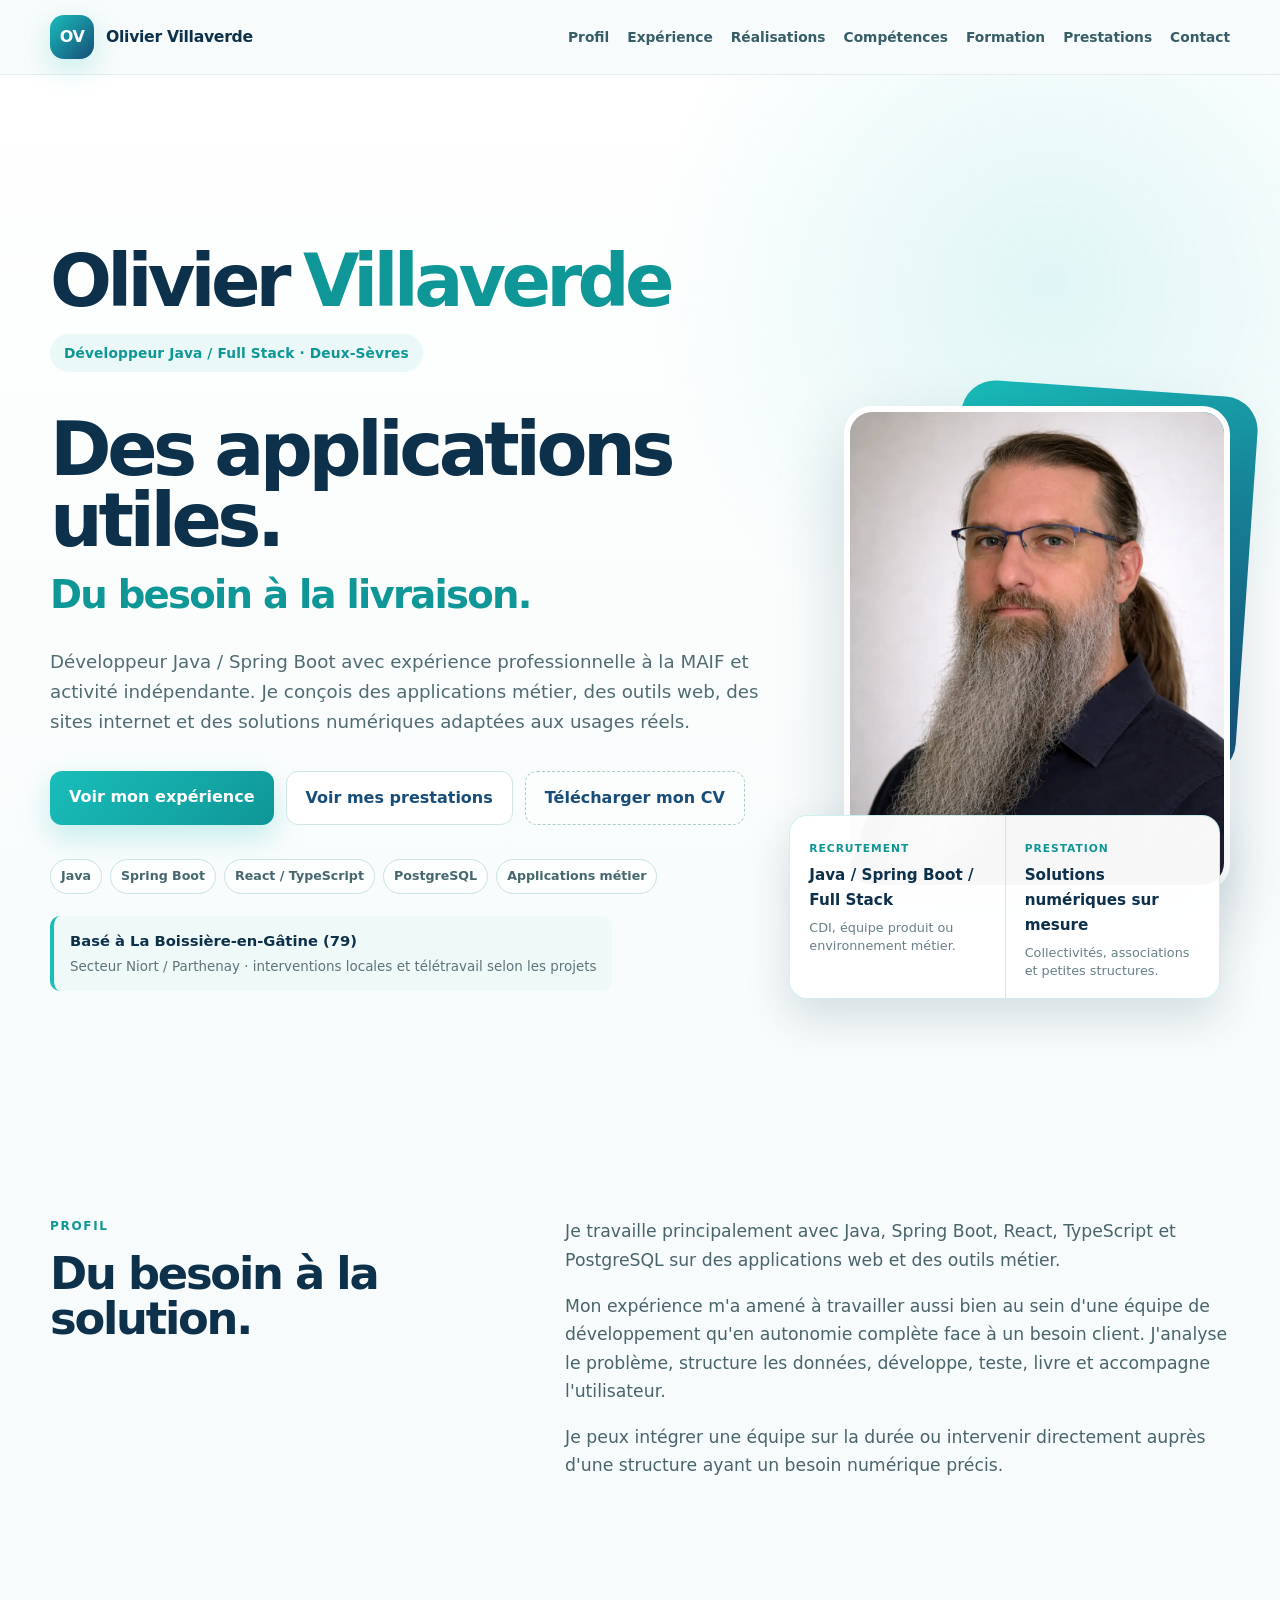
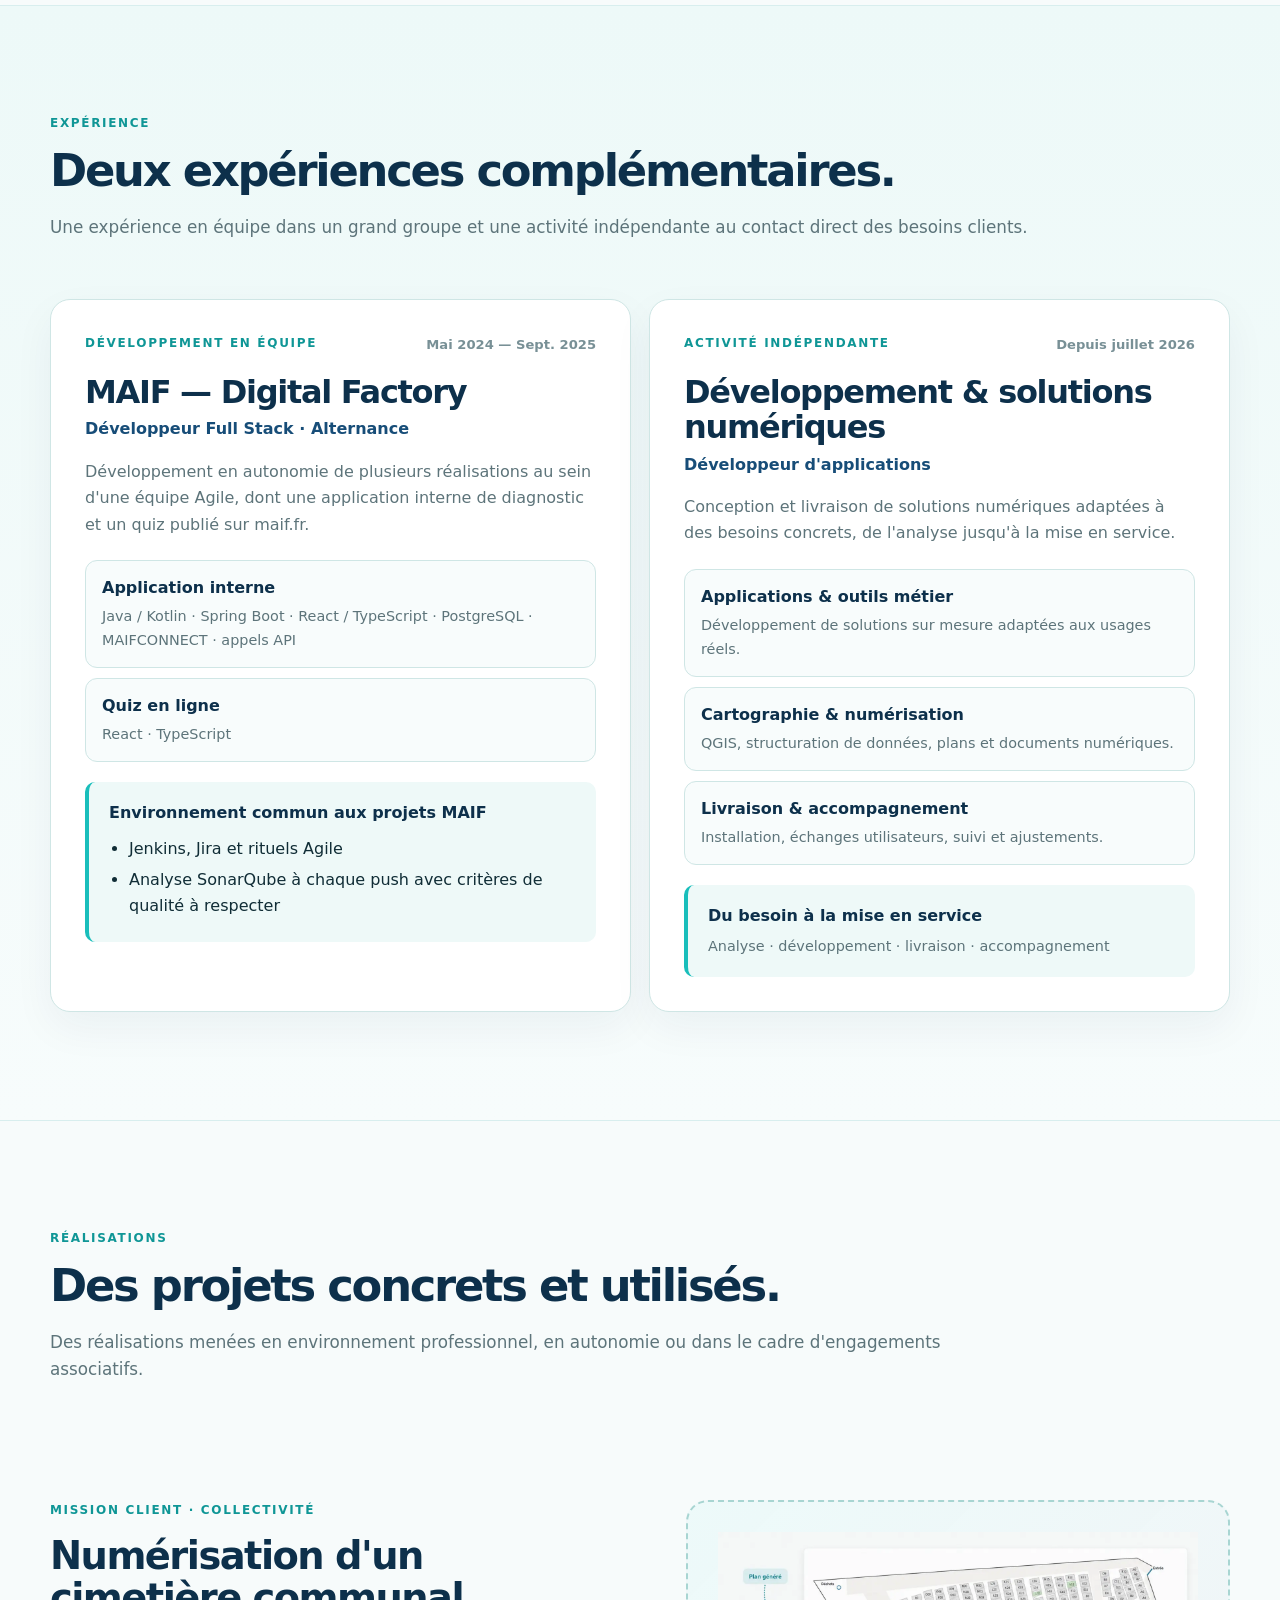
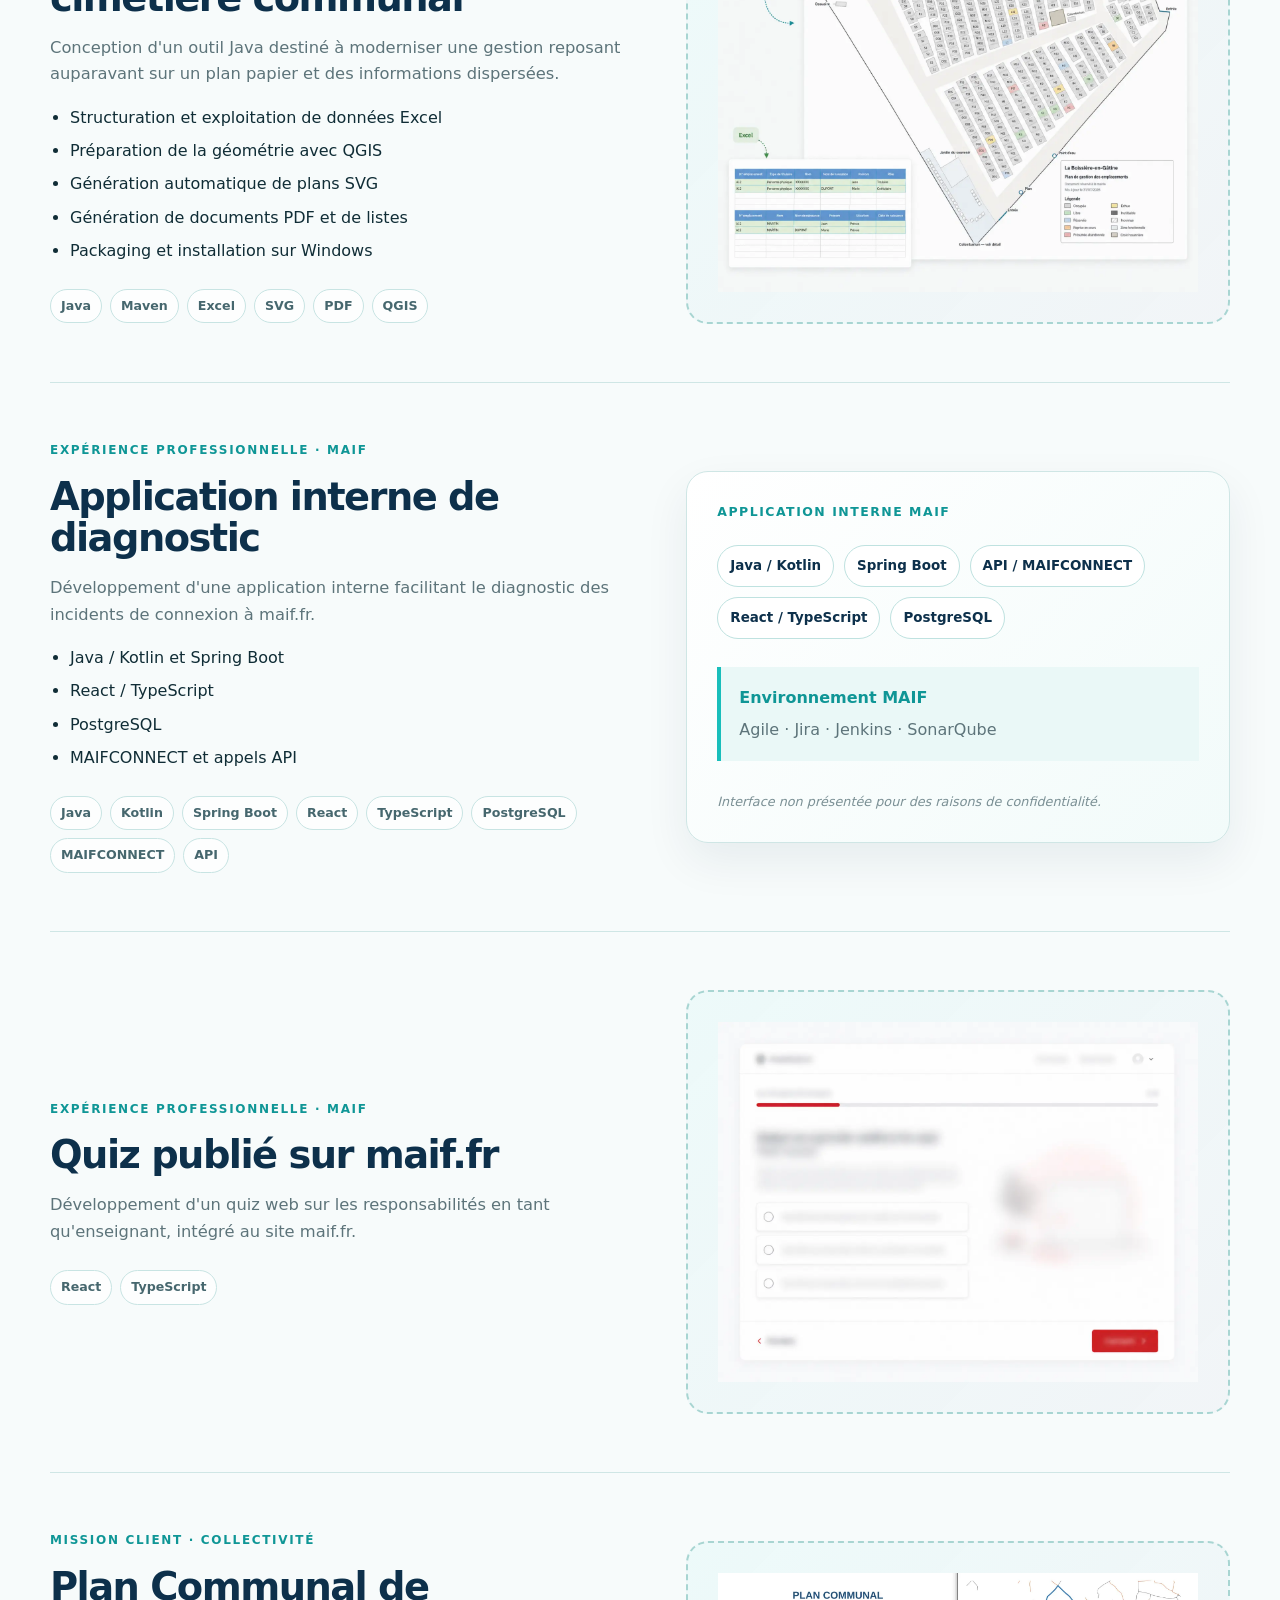
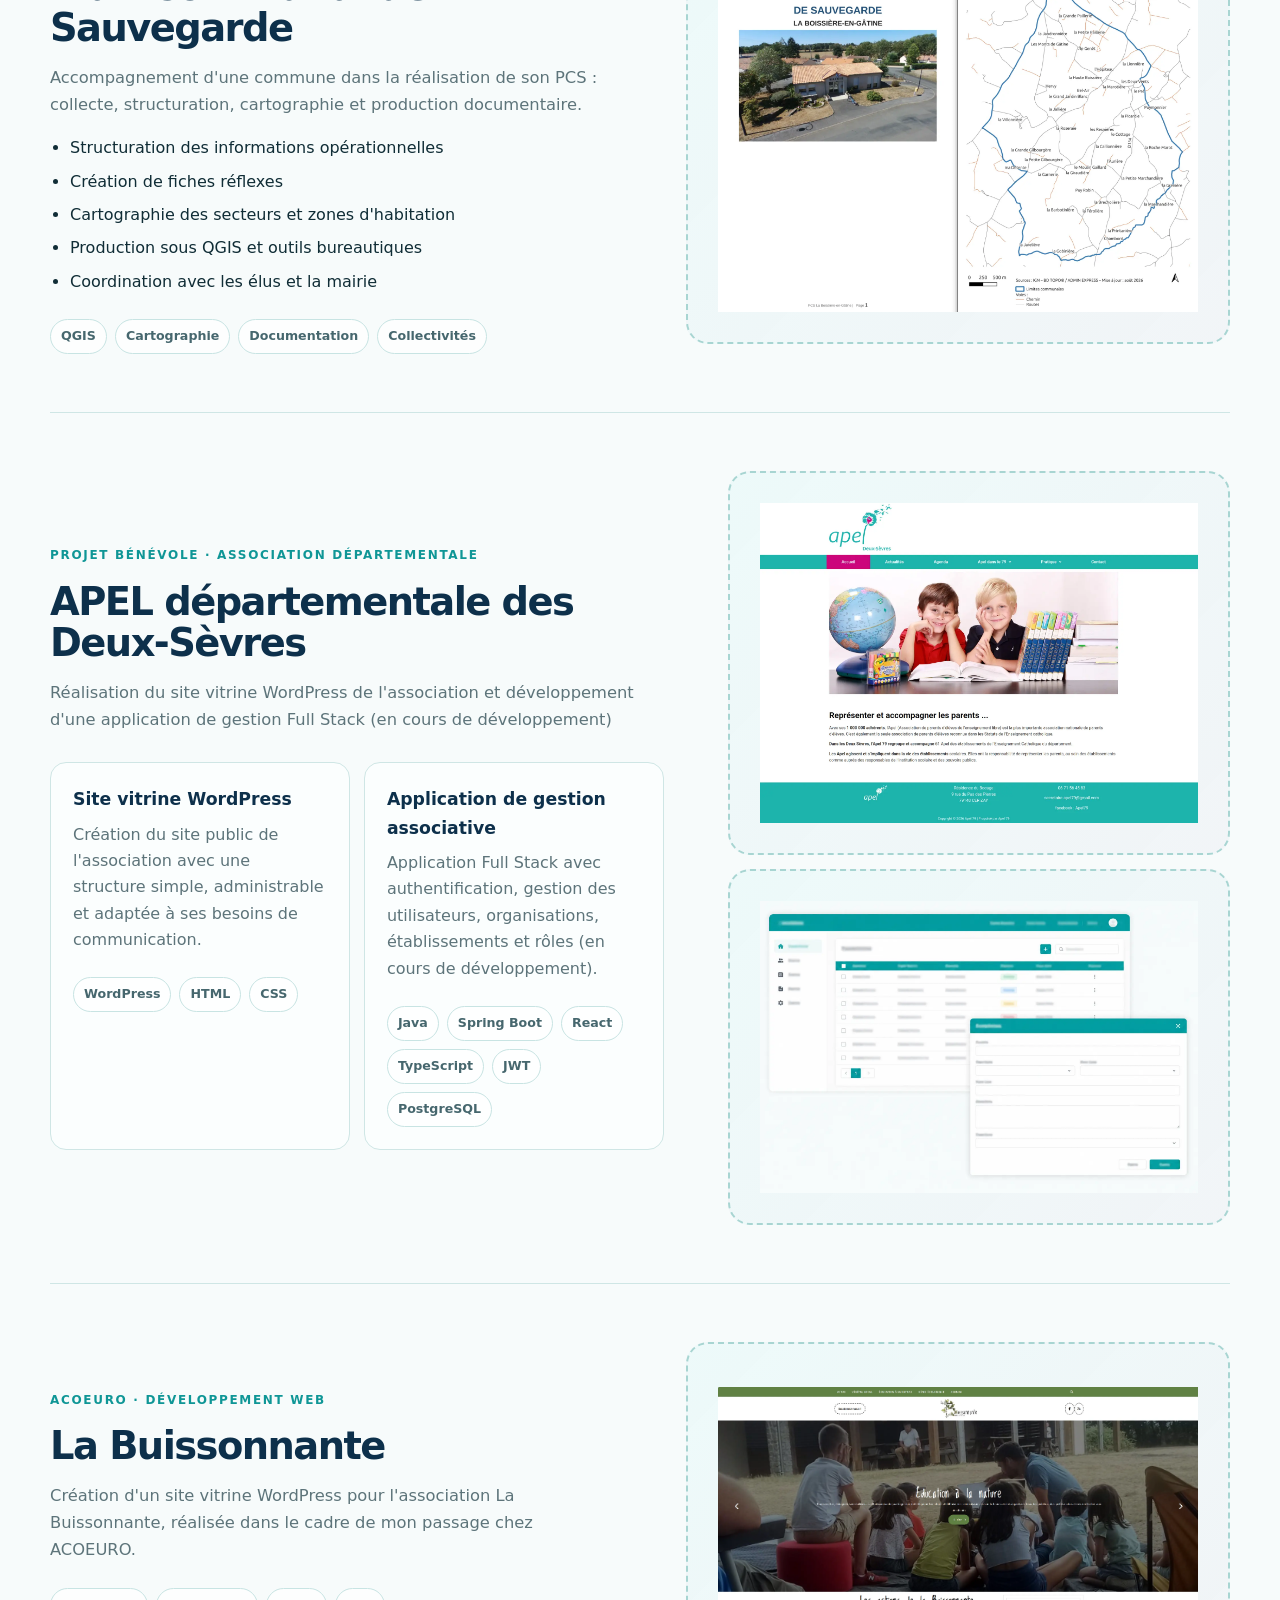
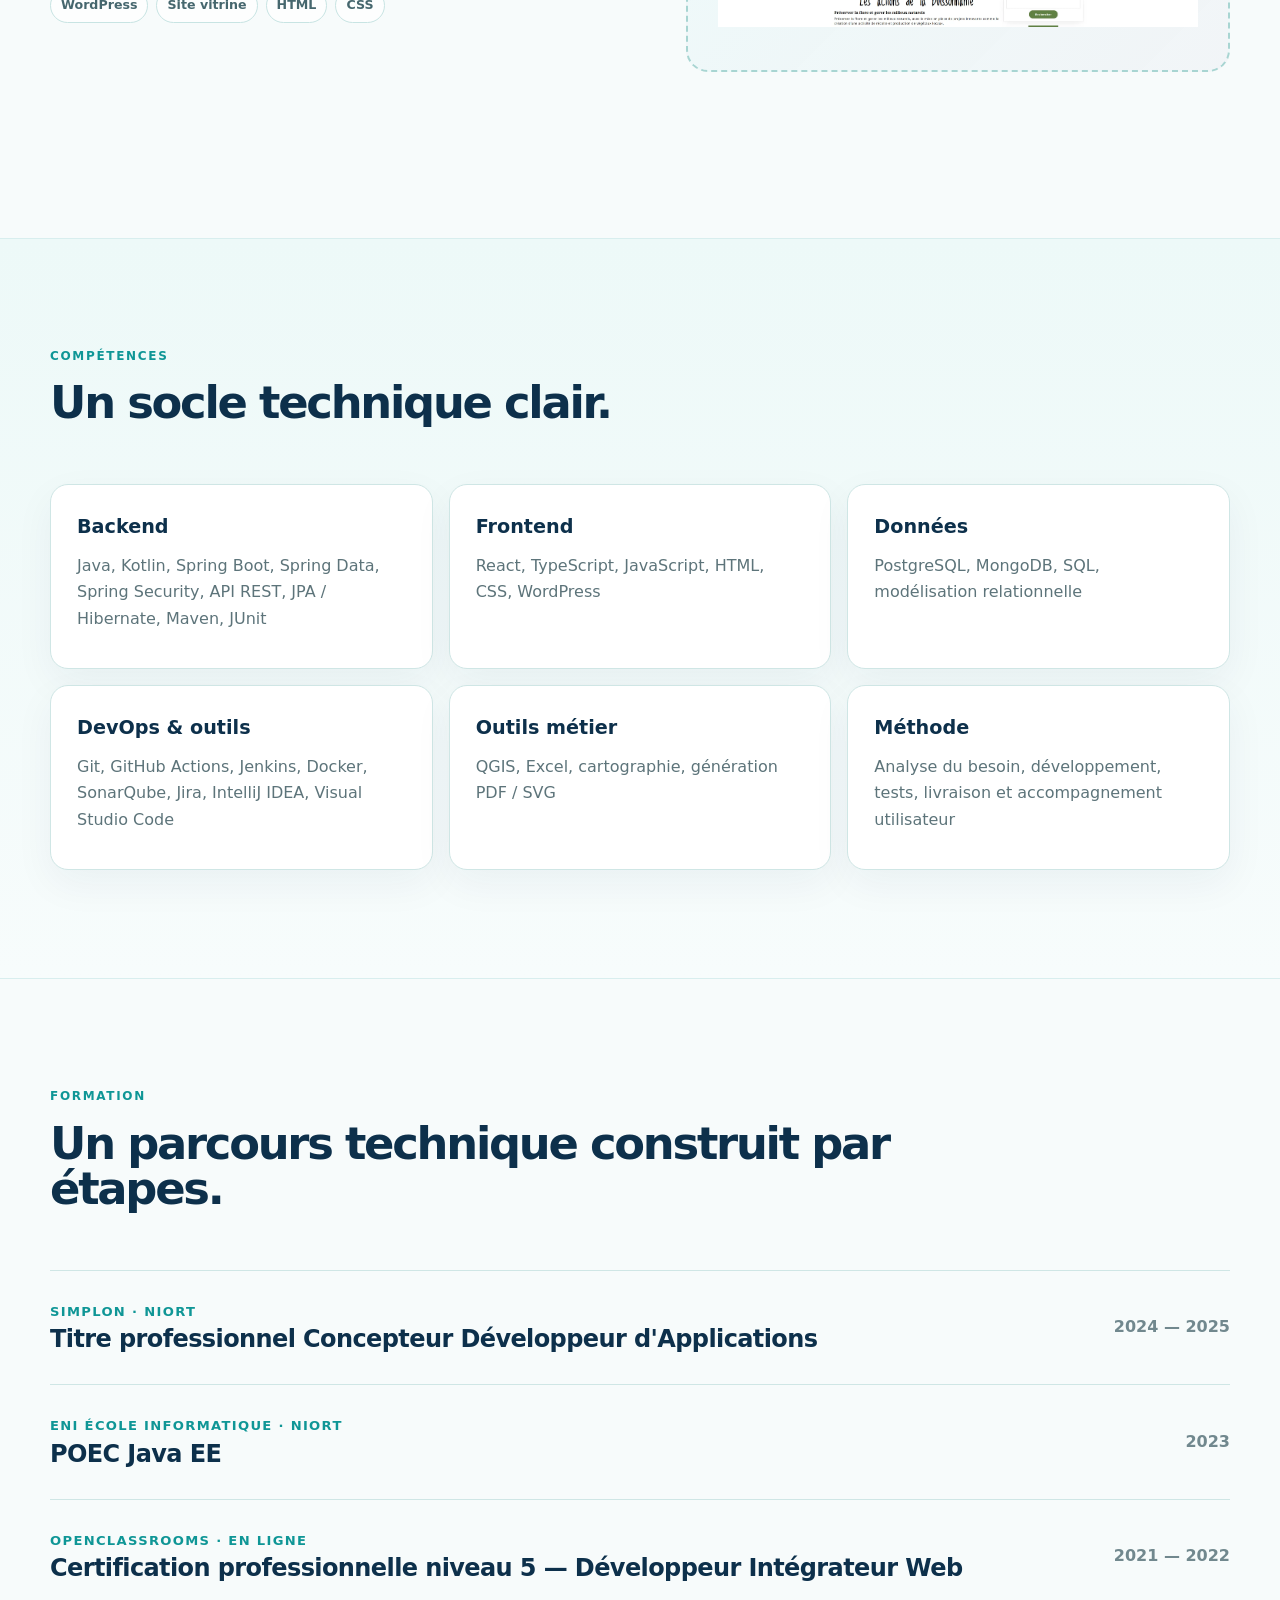
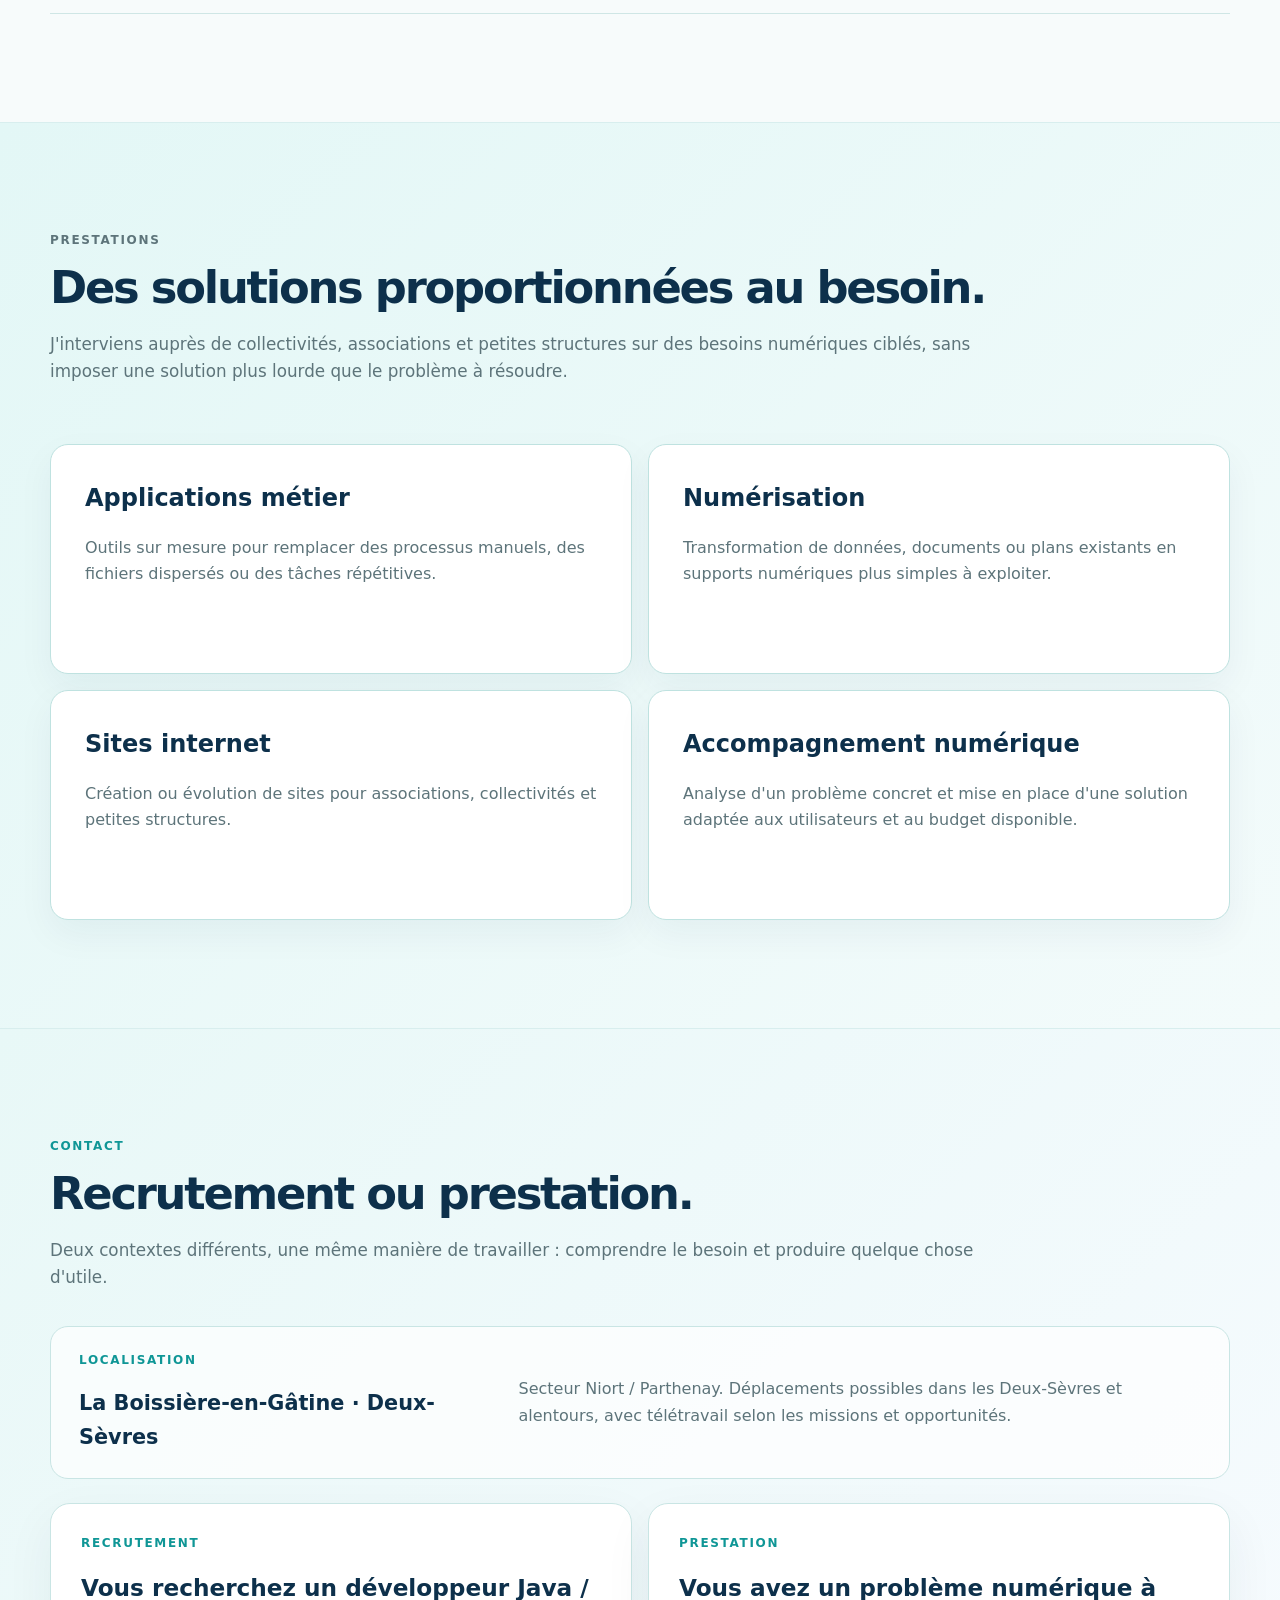
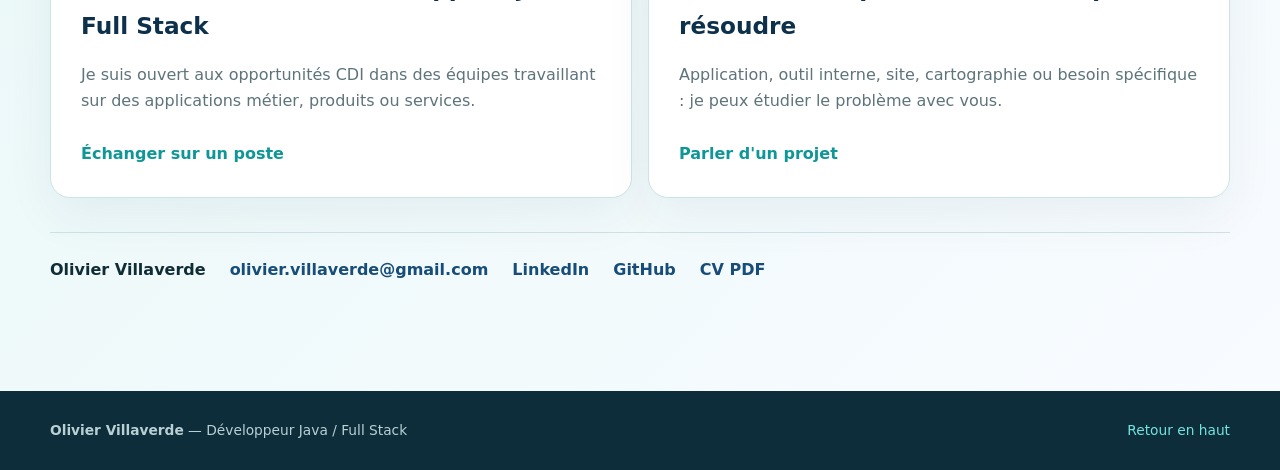
<file: index.html>
<!doctype html>
<html lang="fr">
  <head>
    <meta charset="UTF-8" />
    <meta name="viewport" content="width=device-width, initial-scale=1.0" />
    <meta
      name="description"
      content="Olivier Villaverde, développeur Java / Spring Boot / React. Expérience MAIF, applications métier, sites internet et prestations numériques."
    />
    <title>Olivier Villaverde — Développeur Java / Full Stack</title>
    <link rel="stylesheet" href="style.css" />
  </head>
  <body>
    <header class="header">
      <div class="container nav">
        <a href="#accueil" class="brand-wrap" aria-label="Accueil">
          <span class="brand">OV</span>
          <span class="brand-name">Olivier Villaverde</span>
        </a>
        <nav aria-label="Navigation principale">
          <a href="#profil">Profil</a>
          <a href="#experience">Expérience</a>
          <a href="#realisations">Réalisations</a>
          <a href="#competences">Compétences</a>
          <a href="#formation">Formation</a>
          <a href="#prestations">Prestations</a>
          <a href="#contact">Contact</a>
        </nav>
      </div>
    </header>

    <main>
      <section id="accueil" class="hero">
        <div class="container hero-wide-identity">
          <p class="hero-main-name">
            <span class="hero-firstname">Olivier</span>
            <span class="hero-lastname">Villaverde</span>
          </p>
          <p class="hero-role">Développeur Java / Full Stack · Deux-Sèvres</p>
        </div>
        <div class="container hero-grid">
          <div class="hero-copy">
            <h1>
              Des applications utiles.<span>Du besoin à la livraison.</span>
            </h1>
            <p class="hero-text">
              Développeur Java / Spring Boot avec expérience professionnelle à
              la MAIF et activité indépendante. Je conçois des applications
              métier, des outils web, des sites internet et des solutions
              numériques adaptées aux usages réels.
            </p>
            <div class="hero-actions">
              <a href="#experience" class="button button-primary"
                >Voir mon expérience</a
              >
              <a href="#prestations" class="button button-secondary"
                >Voir mes prestations</a
              >
              <a
                href="doc/cv_olivier_villaverde.pdf"
                class="button button-ghost"
                target="_blank"
                rel="noopener"
                >Télécharger mon CV</a
              >
            </div>
            <div class="hero-meta">
              <span>Java</span><span>Spring Boot</span
              ><span>React / TypeScript</span><span>PostgreSQL</span
              ><span>Applications métier</span>
            </div>

            <div class="location-strip">
              <strong>Basé à La Boissière-en-Gâtine (79)</strong>
              <span
                >Secteur Niort / Parthenay · interventions locales et
                télétravail selon les projets</span
              >
            </div>
          </div>

          <div class="portrait-wrap">
            <div class="portrait-accent"></div>
            <figure class="portrait-card">
              <img
                src="img/olivier-villaverde.webp"
                alt="Portrait d'Olivier Villaverde"
              />
            </figure>
            <div class="dual-card">
              <div>
                <span class="dual-label">Recrutement</span>
                <strong>Java / Spring Boot / Full Stack</strong>
                <p>CDI, équipe produit ou environnement métier.</p>
              </div>
              <div>
                <span class="dual-label">Prestation</span>
                <strong>Solutions numériques sur mesure</strong>
                <p>Collectivités, associations et petites structures.</p>
              </div>
            </div>
          </div>
        </div>
      </section>

      <section id="profil" class="section">
        <div class="container split">
          <div>
            <p class="section-kicker">Profil</p>
            <h2>Du besoin à la solution.</h2>
          </div>
          <div class="prose">
            <p>
              Je travaille principalement avec Java, Spring Boot, React,
              TypeScript et PostgreSQL sur des applications web et des outils
              métier.
            </p>
            <p>
              Mon expérience m'a amené à travailler aussi bien au sein d'une
              équipe de développement qu'en autonomie complète face à un besoin
              client. J'analyse le problème, structure les données, développe,
              teste, livre et accompagne l'utilisateur.
            </p>
            <p>
              Je peux intégrer une équipe sur la durée ou intervenir directement
              auprès d'une structure ayant un besoin numérique précis.
            </p>
          </div>
        </div>
      </section>

      <section id="experience" class="section section-tinted">
        <div class="container">
          <div class="section-heading">
            <p class="section-kicker">Expérience</p>
            <h2>Deux expériences complémentaires.</h2>
            <p>
              Une expérience en équipe dans un grand groupe et une activité
              indépendante au contact direct des besoins clients.
            </p>
          </div>

          <div class="experience-grid">
            <article class="experience-card">
              <div class="experience-head">
                <p class="experience-type">Développement en équipe</p>
                <span>Mai 2024 — Sept. 2025</span>
              </div>
              <h3>MAIF — Digital Factory</h3>
              <p class="experience-role">Développeur Full Stack · Alternance</p>
              <p>
                Développement en autonomie de plusieurs réalisations au sein
                d'une équipe Agile, dont une application interne de diagnostic
                et un quiz publié sur maif.fr.
              </p>

              <div class="maif-project-summary">
                <div>
                  <strong>Application interne</strong>
                  <p>
                    Java / Kotlin · Spring Boot · React / TypeScript ·
                    PostgreSQL · MAIFCONNECT · appels API
                  </p>
                </div>
                <div>
                  <strong>Quiz en ligne</strong>
                  <p>React · TypeScript</p>
                </div>
              </div>

              <div class="shared-environment">
                <strong>Environnement commun aux projets MAIF</strong>
                <ul>
                  <li>Jenkins, Jira et rituels Agile</li>
                  <li>
                    Analyse SonarQube à chaque push avec critères de qualité à
                    respecter
                  </li>
                </ul>
              </div>
            </article>

            <article class="experience-card">
              <div class="experience-head">
                <p class="experience-type">Activité indépendante</p>
                <span>Depuis juillet 2026</span>
              </div>
              <h3>Développement & solutions numériques</h3>
              <p class="experience-role">Développeur d'applications</p>
              <p>
                Conception et livraison de solutions numériques adaptées à des
                besoins concrets, de l'analyse jusqu'à la mise en service.
              </p>

              <div class="independent-summary">
                <div>
                  <strong>Applications & outils métier</strong>
                  <p>
                    Développement de solutions sur mesure adaptées aux usages
                    réels.
                  </p>
                </div>
                <div>
                  <strong>Cartographie & numérisation</strong>
                  <p>
                    QGIS, structuration de données, plans et documents
                    numériques.
                  </p>
                </div>
                <div>
                  <strong>Livraison & accompagnement</strong>
                  <p>
                    Installation, échanges utilisateurs, suivi et ajustements.
                  </p>
                </div>
              </div>

              <div class="independent-flow">
                <strong>Du besoin à la mise en service</strong>
                <p>Analyse · développement · livraison · accompagnement</p>
              </div>
            </article>
          </div>
        </div>
      </section>

      <section id="realisations" class="section">
        <div class="container">
          <div class="section-heading">
            <p class="section-kicker">Réalisations</p>
            <h2>Des projets concrets et utilisés.</h2>
            <p>
              Des réalisations menées en environnement professionnel, en
              autonomie ou dans le cadre d'engagements associatifs.
            </p>
          </div>

          <article class="project">
            <div class="project-content">
              <p class="project-type">Mission client · Collectivité</p>
              <h3>Numérisation d'un cimetière communal</h3>
              <p>
                Conception d'un outil Java destiné à moderniser une gestion
                reposant auparavant sur un plan papier et des informations
                dispersées.
              </p>
              <ul class="project-points">
                <li>Structuration et exploitation de données Excel</li>
                <li>Préparation de la géométrie avec QGIS</li>
                <li>Génération automatique de plans SVG</li>
                <li>Génération de documents PDF et de listes</li>
                <li>Packaging et installation sur Windows</li>
              </ul>
              <div class="tags">
                <span>Java</span><span>Maven</span><span>Excel</span
                ><span>SVG</span><span>PDF</span><span>QGIS</span>
              </div>
            </div>
            <div class="screenshot-placeholder">
              <div>
                <img
                  src="img/cimetiere.webp"
                  alt="image illustrant la carte du cimetière et un tableur"
                />
              </div>
            </div>
          </article>

          <article class="project">
            <div class="project-content">
              <p class="project-type">Expérience professionnelle · MAIF</p>
              <h3>Application interne de diagnostic</h3>
              <p>
                Développement d'une application interne facilitant le diagnostic
                des incidents de connexion à maif.fr.
              </p>
              <ul class="project-points">
                <li>Java / Kotlin et Spring Boot</li>
                <li>React / TypeScript</li>
                <li>PostgreSQL</li>
                <li>MAIFCONNECT et appels API</li>
              </ul>
              <div class="tags">
                <span>Java</span><span>Kotlin</span><span>Spring Boot</span
                ><span>React</span><span>TypeScript</span><span>PostgreSQL</span
                ><span>MAIFCONNECT</span><span>API</span>
              </div>
            </div>
            <div class="tech-visual">
              <p class="tech-visual-title">Application interne MAIF</p>
              <div class="tech-flow">
                <span>Java / Kotlin</span><span>Spring Boot</span
                ><span>API / MAIFCONNECT</span><span>React / TypeScript</span
                ><span>PostgreSQL</span>
              </div>
              <div class="tech-quality">
                <strong>Environnement MAIF</strong>
                <p>Agile · Jira · Jenkins · SonarQube</p>
              </div>
              <p class="confidentiality">
                Interface non présentée pour des raisons de confidentialité.
              </p>
            </div>
          </article>

          <article class="project compact-project">
            <div class="project-content">
              <p class="project-type">Expérience professionnelle · MAIF</p>
              <h3>Quiz publié sur maif.fr</h3>
              <p>
                Développement d'un quiz web sur les responsabilités en tant
                qu'enseignant, intégré au site maif.fr.
              </p>
              <div class="tags"><span>React</span><span>TypeScript</span></div>
            </div>
            <div class="screenshot-placeholder">
              <div>
                <img
                  src="img/quiz_enseignants.webp"
                  alt="image illustrant la carte du cimetière et un tableur"
                />
              </div>
            </div>
          </article>

          <article class="project">
            <div class="project-content">
              <p class="project-type">Mission client · Collectivité</p>
              <h3>Plan Communal de Sauvegarde</h3>
              <p>
                Accompagnement d'une commune dans la réalisation de son PCS :
                collecte, structuration, cartographie et production
                documentaire.
              </p>
              <ul class="project-points">
                <li>Structuration des informations opérationnelles</li>
                <li>Création de fiches réflexes</li>
                <li>Cartographie des secteurs et zones d'habitation</li>
                <li>Production sous QGIS et outils bureautiques</li>
                <li>Coordination avec les élus et la mairie</li>
              </ul>
              <div class="tags">
                <span>QGIS</span><span>Cartographie</span
                ><span>Documentation</span><span>Collectivités</span>
              </div>
            </div>
            <div class="screenshot-placeholder">
              <div>
                <img
                  src="img/pcs.webp"
                  alt="page de garde du documment et exemple de carte"
                />
              </div>
            </div>
          </article>

          <article class="project project-wide">
            <div class="project-content">
              <p class="project-type">
                Projet bénévole · Association départementale
              </p>
              <h3>APEL départementale des Deux-Sèvres</h3>
              <p>
                Réalisation du site vitrine WordPress de l'association et
                développement d'une application de gestion Full Stack (en cours
                de développement)
              </p>
              <div class="subproject-grid">
                <div class="subproject">
                  <h4>Site vitrine WordPress</h4>
                  <p>
                    Création du site public de l'association avec une structure
                    simple, administrable et adaptée à ses besoins de
                    communication.
                  </p>
                  <div class="tags">
                    <span>WordPress</span><span>HTML</span><span>CSS</span>
                  </div>
                </div>

                <div class="subproject">
                  <h4>Application de gestion associative</h4>
                  <p>
                    Application Full Stack avec authentification, gestion des
                    utilisateurs, organisations, établissements et rôles (en
                    cours de développement).
                  </p>
                  <div class="tags">
                    <span>Java</span><span>Spring Boot</span><span>React</span
                    ><span>TypeScript</span><span>JWT</span
                    ><span>PostgreSQL</span>
                  </div>
                </div>
              </div>
            </div>

            <div class="double-placeholder">
              <div class="screenshot-placeholder">
                <div>
                  <img
                    src="img/apel79.webp"
                    alt="capture d'écran du site internet de l'apel départemental des Deux-Sèvres"
                  />
                </div>
              </div>
              <div class="screenshot-placeholder">
                <div>
                  <img
                    src="img/apel79_app.webp"
                    alt="Exemple d'écran illustrant l'application de gestion  de l'apel départemental des Deux-Sèvres"
                  />
                </div>
              </div>
            </div>
          </article>

          <article class="project">
            <div class="project-content">
              <p class="project-type">ACOEURO · Développement web</p>
              <h3>La Buissonnante</h3>
              <p>
                Création d'un site vitrine WordPress pour l'association La
                Buissonnante, réalisée dans le cadre de mon passage chez
                ACOEURO.
              </p>
              <div class="tags">
                <span>WordPress</span><span>Site vitrine</span><span>HTML</span
                ><span>CSS</span>
              </div>
            </div>
            <div class="screenshot-placeholder">
              <div>
                <img
                  src="img/la-buissonnante.webp"
                  alt="Capture d'écran du site internet de la Buissonnante"
                />
              </div>
            </div>
          </article>
        </div>
      </section>

      <section id="competences" class="section section-tinted">
        <div class="container">
          <div class="section-heading">
            <p class="section-kicker">Compétences</p>
            <h2>Un socle technique clair.</h2>
          </div>
          <div class="skills-grid">
            <article class="skill-card">
              <h3>Backend</h3>
              <p>
                Java, Kotlin, Spring Boot, Spring Data, Spring Security, API
                REST, JPA / Hibernate, Maven, JUnit
              </p>
            </article>
            <article class="skill-card">
              <h3>Frontend</h3>
              <p>React, TypeScript, JavaScript, HTML, CSS, WordPress</p>
            </article>
            <article class="skill-card">
              <h3>Données</h3>
              <p>PostgreSQL, MongoDB, SQL, modélisation relationnelle</p>
            </article>
            <article class="skill-card">
              <h3>DevOps & outils</h3>
              <p>
                Git, GitHub Actions, Jenkins, Docker, SonarQube, Jira, IntelliJ
                IDEA, Visual Studio Code
              </p>
            </article>
            <article class="skill-card">
              <h3>Outils métier</h3>
              <p>QGIS, Excel, cartographie, génération PDF / SVG</p>
            </article>
            <article class="skill-card">
              <h3>Méthode</h3>
              <p>
                Analyse du besoin, développement, tests, livraison et
                accompagnement utilisateur
              </p>
            </article>
          </div>
        </div>
      </section>

      <section id="formation" class="section">
        <div class="container">
          <div class="section-heading">
            <p class="section-kicker">Formation</p>
            <h2>Un parcours technique construit par étapes.</h2>
          </div>
          <div class="formation-list">
            <article class="formation-item">
              <div>
                <p class="formation-school">Simplon · Niort</p>
                <h3>
                  Titre professionnel Concepteur Développeur d'Applications
                </h3>
              </div>
              <span>2024 — 2025</span>
            </article>
            <article class="formation-item">
              <div>
                <p class="formation-school">ENI École Informatique · Niort</p>
                <h3>POEC Java EE</h3>
              </div>
              <span>2023</span>
            </article>
            <article class="formation-item">
              <div>
                <p class="formation-school">OpenClassrooms · En ligne</p>
                <h3>
                  Certification professionnelle niveau 5 — Développeur
                  Intégrateur Web
                </h3>
              </div>
              <span>2021 — 2022</span>
            </article>
          </div>
        </div>
      </section>

      <section id="prestations" class="section section-tinted">
        <div class="container">
          <div class="section-heading">
            <p class="section-kicker">Prestations</p>
            <h2>Des solutions proportionnées au besoin.</h2>
            <p>
              J'interviens auprès de collectivités, associations et petites
              structures sur des besoins numériques ciblés, sans imposer une
              solution plus lourde que le problème à résoudre.
            </p>
          </div>
          <div class="services-grid">
            <article>
              <h3>Applications métier</h3>
              <p>
                Outils sur mesure pour remplacer des processus manuels, des
                fichiers dispersés ou des tâches répétitives.
              </p>
            </article>
            <article>
              <h3>Numérisation</h3>
              <p>
                Transformation de données, documents ou plans existants en
                supports numériques plus simples à exploiter.
              </p>
            </article>
            <article>
              <h3>Sites internet</h3>
              <p>
                Création ou évolution de sites pour associations, collectivités
                et petites structures.
              </p>
            </article>
            <article>
              <h3>Accompagnement numérique</h3>
              <p>
                Analyse d'un problème concret et mise en place d'une solution
                adaptée aux utilisateurs et au budget disponible.
              </p>
            </article>
          </div>
        </div>
      </section>

      <section id="contact" class="section contact-section">
        <div class="container">
          <div class="section-heading contact-heading">
            <p class="section-kicker">Contact</p>
            <h2>Recrutement ou prestation.</h2>
            <p>
              Deux contextes différents, une même manière de travailler :
              comprendre le besoin et produire quelque chose d'utile.
            </p>
          </div>
          <div class="location-card">
            <div>
              <p class="contact-type">Localisation</p>
              <h3>La Boissière-en-Gâtine · Deux-Sèvres</h3>
            </div>
            <p>
              Secteur Niort / Parthenay. Déplacements possibles dans les
              Deux-Sèvres et alentours, avec télétravail selon les missions et
              opportunités.
            </p>
          </div>

          <div class="contact-options">
            <article class="contact-option">
              <p class="contact-type">Recrutement</p>
              <h3>Vous recherchez un développeur Java / Full Stack</h3>
              <p>
                Je suis ouvert aux opportunités CDI dans des équipes travaillant
                sur des applications métier, produits ou services.
              </p>
              <a href="mailto:olivier.villaverde@gmail.com"
                >Échanger sur un poste</a
              >
            </article>
            <article class="contact-option">
              <p class="contact-type">Prestation</p>
              <h3>Vous avez un problème numérique à résoudre</h3>
              <p>
                Application, outil interne, site, cartographie ou besoin
                spécifique : je peux étudier le problème avec vous.
              </p>
              <a href="mailto:olivier.villaverde@gmail.com"
                >Parler d'un projet</a
              >
            </article>
          </div>
          <div class="contact-links">
            <strong>Olivier Villaverde</strong>
            <a href="mailto:olivier.villaverde@gmail.com"
              >olivier.villaverde@gmail.com</a
            >
            <a
              href="https://www.linkedin.com/in/olivier-villaverde/"
              target="_blank"
              rel="noopener"
              >LinkedIn</a
            >
            <a href="https://github.com/ovslash" target="_blank" rel="noopener"
              >GitHub</a
            >
            <a
              href="doc/cv_olivier_villaverde.pdf"
              target="_blank"
              rel="noopener"
              >CV PDF</a
            >
          </div>
        </div>
      </section>
    </main>

    <footer class="footer">
      <div class="container footer-content">
        <p>
          <strong>Olivier Villaverde</strong> — Développeur Java / Full Stack
        </p>
        <a href="#accueil">Retour en haut</a>
      </div>
    </footer>
  </body>
</html>
</file>
<file: style.css>
:root {
  --bg:#f7fbfb; --surface:#fff; --surface-tint:#edf9f8; --text:#102d36; --muted:#5d747a;
  --border:#cfe6e5; --turquoise:#19bebb; --turquoise-dark:#0f9696; --blue:#174d78; --blue-dark:#0d304b;
  --max-width:1180px;
}
*{box-sizing:border-box}
html{scroll-behavior:smooth}
body{margin:0;background:var(--bg);color:var(--text);font-family:Inter,ui-sans-serif,system-ui,-apple-system,BlinkMacSystemFont,"Segoe UI",sans-serif;line-height:1.65}
a{color:inherit}
img{display:block;max-width:100%}
section{scroll-margin-top:90px}
.container{width:min(calc(100% - 40px),var(--max-width));margin-inline:auto}

.header{position:sticky;top:0;z-index:100;border-bottom:1px solid rgba(23,77,120,.08);background:rgba(247,251,251,.92);backdrop-filter:blur(16px)}
.nav{min-height:74px;display:flex;justify-content:space-between;align-items:center;gap:24px}
.brand{width:44px;height:44px;display:inline-grid;place-items:center;border-radius:14px;background:linear-gradient(135deg,var(--turquoise),var(--blue));color:white;text-decoration:none;font-weight:900;letter-spacing:-.04em;box-shadow:0 10px 28px rgba(25,190,187,.22)}

.brand-wrap{
  display:inline-flex;
  align-items:center;
  gap:12px;
  color:var(--blue-dark);
  text-decoration:none;
}

.brand-name{
  font-size:.98rem;
  font-weight:850;
  letter-spacing:-.02em;
  white-space:nowrap;
}


nav{display:flex;flex-wrap:wrap;gap:18px}
nav a{position:relative;color:#375e67;text-decoration:none;font-size:.86rem;font-weight:750}
nav a::after{content:"";position:absolute;left:0;bottom:-6px;width:0;height:2px;background:var(--turquoise);transition:width .18s ease}
nav a:hover::after{width:100%}

.hero{padding:104px 0 110px;overflow:hidden;background:radial-gradient(circle at 82% 20%,rgba(25,190,187,.13),transparent 30%),linear-gradient(180deg,#fff 0%,#f7fbfb 100%)}

.hero-wide-identity{
  padding-top:68px;
  padding-bottom:34px;
}

.hero-main-name{
  display:flex;
  align-items:baseline;
  gap:.22em;
  margin:0;
  font-size:clamp(3.4rem,5.7vw,6rem);
  font-weight:900;
  line-height:.94;
  letter-spacing:-.065em;
  white-space:nowrap;
}

.hero-firstname{
  color:var(--blue-dark);
}

.hero-lastname{
  color:var(--turquoise-dark);
}

.hero-wide-identity .hero-role{
  display:inline-flex;
  align-items:center;
  margin:18px 0 0;
  padding:8px 14px;
  border-radius:999px;
  background:#eaf8f7;
  color:var(--turquoise-dark);
  font-size:.86rem;
  font-weight:850;
  letter-spacing:.01em;
}

.hero-grid{display:grid;grid-template-columns:minmax(0,1.3fr) minmax(350px,.7fr);gap:78px;align-items:center}
.eyebrow,.section-kicker,.project-type,.experience-type,.contact-type{margin:0 0 15px;color:var(--turquoise-dark);text-transform:uppercase;letter-spacing:.14em;font-size:.75rem;font-weight:900}

.hero-firstname{
  color:var(--blue-dark);
}

.hero-lastname{
  color:var(--turquoise-dark);
}

.hero-role{
  display:inline-flex;
  align-items:center;
  margin:24px 0 0;
  padding:8px 14px;
  border-radius:999px;
  background:#eaf8f7;
  color:var(--turquoise-dark);
  font-size:.86rem;
  font-weight:850;
  letter-spacing:.01em;
}

.hero h1{
  max-width:760px;
  margin:0;
  color:var(--blue-dark);
  font-size:clamp(3.6rem,5.8vw,5.8rem);
  line-height:.96;
  letter-spacing:-.06em;
}
.hero h1 span{
  display:block;
  margin-top:18px;
  color:var(--turquoise-dark);
  font-size:.52em;
  line-height:1.06;
  letter-spacing:-.045em;
}
.hero-text{max-width:735px;margin:31px 0 0;color:#506b72;font-size:1.14rem}
.hero-actions{display:flex;gap:12px;flex-wrap:wrap;margin-top:34px}
.button{display:inline-block;padding:13px 19px;border-radius:12px;text-decoration:none;font-weight:800}
.button-primary{background:linear-gradient(135deg,var(--turquoise),var(--turquoise-dark));color:#fff;box-shadow:0 12px 30px rgba(25,190,187,.24)}
.button-secondary{border:1px solid var(--border);background:#fff;color:var(--blue)}
.button-ghost{color:var(--blue);border:1px dashed #aacdcb;background:rgba(255,255,255,.45)}
.button-secondary:hover,.button-ghost:hover{border-color:var(--turquoise)}
.hero-meta,.tags{display:flex;flex-wrap:wrap;gap:8px}
.hero-meta{margin-top:34px}
.hero-meta span,.tags span{border:1px solid #c8e4e3;border-radius:999px;padding:6px 10px;background:rgba(255,255,255,.78);color:#46676e;font-size:.79rem;font-weight:700}

.portrait-wrap{position:relative;max-width:420px;margin-left:auto;padding-bottom:108px}
.portrait-accent{position:absolute;top:-18px;right:-17px;width:77%;height:64%;border-radius:34px;background:linear-gradient(150deg,var(--turquoise),var(--blue));transform:rotate(4deg)}
.portrait-card{position:relative;z-index:2;margin:0;overflow:hidden;border:6px solid #fff;border-radius:28px;box-shadow:0 28px 70px rgba(13,48,75,.18)}
.portrait-card img{width:100%;aspect-ratio:.79;object-fit:cover;object-position:50% 17%}
.dual-card{position:absolute;z-index:4;left:-55px;right:10px;bottom:0;display:grid;grid-template-columns:1fr 1fr;overflow:hidden;border:1px solid rgba(25,190,187,.22);border-radius:18px;background:rgba(255,255,255,.97);box-shadow:0 18px 45px rgba(13,48,75,.15)}
.dual-card>div{padding:18px 19px}
.dual-card>div+div{border-left:1px solid var(--border)}
.dual-card strong{display:block;margin-top:3px;color:var(--blue-dark);font-size:.95rem}
.dual-card p{margin:6px 0 0;color:#678087;font-size:.8rem;line-height:1.4}
.dual-label{color:var(--turquoise-dark);text-transform:uppercase;letter-spacing:.09em;font-size:.67rem;font-weight:900}

.section{padding:108px 0}
.section-tinted{background:linear-gradient(180deg,#edf9f8 0%,#f7fcfc 100%);border-top:1px solid #d8eeee;border-bottom:1px solid #d8eeee}
.section-dark{background:linear-gradient(140deg,#0c3342,#123f58 65%,#0d4b57);color:#fff}
.section-dark .section-kicker{color:#73e3df}
.section-dark .section-heading h2{color:#fff}
.section-dark .section-heading p{color:#bfd3d7}
.split{display:grid;grid-template-columns:.78fr 1.22fr;gap:90px}
.split h2,.section-heading h2{
  margin:0;
  color:var(--blue-dark);
  font-size:clamp(2.15rem,3.5vw,3.8rem);
  line-height:1;
  letter-spacing:-.05em
}
.prose{max-width:720px;color:#49646b;font-size:1.08rem}
.prose p:first-child{margin-top:0}
.section-heading{max-width:980px;margin-bottom:58px}
.section-heading p:not(.section-kicker){margin-top:20px;color:var(--muted);font-size:1.05rem}

.experience-grid{display:grid;grid-template-columns:repeat(2,1fr);gap:18px}
.experience-card{padding:34px;border:1px solid var(--border);border-radius:20px;background:#fff;box-shadow:0 16px 42px rgba(13,48,75,.05)}
.experience-head{display:flex;justify-content:space-between;gap:20px;align-items:flex-start}
.experience-head span{color:#789096;font-size:.82rem;font-weight:700;white-space:nowrap}
.experience-card h3{margin:6px 0 0;color:var(--blue-dark);font-size:2rem;line-height:1.1;letter-spacing:-.04em}
.experience-role{margin-top:6px;color:var(--blue);font-weight:750}
.experience-card>p:not(.experience-role):not(.experience-type){color:var(--muted)}
.experience-card ul{padding-left:20px}.experience-card li{margin:5px 0}

.project{display:grid;grid-template-columns:minmax(0,1fr) minmax(360px,.95fr);gap:64px;align-items:center;padding:58px 0;border-top:1px solid var(--border)}
.project:first-of-type{border-top:0}
.project-wide{grid-template-columns:1.1fr .9fr}
.project-content h3{margin:0;color:var(--blue-dark);font-size:clamp(1.85rem,3vw,2.85rem);line-height:1.08;letter-spacing:-.04em}
.project-content>p:not(.project-type){color:var(--muted);font-size:1.02rem}
.project-points{padding-left:20px}.project-points li{margin:7px 0}
.tags{margin-top:24px}
.subproject-grid{display:grid;grid-template-columns:repeat(2,1fr);gap:14px;margin-top:28px}
.subproject{padding:22px;border:1px solid var(--border);border-radius:16px;background:#fbfefe}
.subproject h4{margin:0 0 8px;color:var(--blue-dark);font-size:1.08rem}
.subproject p{margin:0;color:var(--muted)}
.screenshot-placeholder{min-height:330px;display:grid;place-items:center;border:2px dashed #a8d5d2;border-radius:22px;background:linear-gradient(135deg,rgba(25,190,187,.08),rgba(23,77,120,.06)),#fff;text-align:center}
.screenshot-placeholder>div{display:grid;gap:6px;padding:30px}
.screenshot-placeholder strong{color:var(--blue-dark);font-size:1rem}
.screenshot-placeholder span{color:var(--muted);font-size:.86rem}
.dark-placeholder{background:linear-gradient(135deg,#12303b,#174d78);border-color:rgba(115,227,223,.55)}
.dark-placeholder strong,.dark-placeholder span{color:#fff}
.double-placeholder{display:grid;gap:14px}
.double-placeholder .screenshot-placeholder{min-height:195px}

.skills-grid{display:grid;grid-template-columns:repeat(3,1fr);gap:16px}
.skill-card{min-height:185px;padding:26px;border:1px solid var(--border);border-radius:18px;background:#fff;box-shadow:0 14px 40px rgba(13,48,75,.05)}
.skill-card h3{margin:0 0 10px;color:var(--blue-dark);font-size:1.2rem}
.skill-card p{margin:0;color:var(--muted)}

.formation-list{border-top:1px solid var(--border)}
.formation-item{display:grid;grid-template-columns:1fr auto;gap:30px;padding:30px 0;border-bottom:1px solid var(--border);align-items:center}
.formation-item h3{margin:3px 0 0;color:var(--blue-dark);font-size:1.5rem;line-height:1.2;letter-spacing:-.025em}
.formation-school{margin:0;color:var(--turquoise-dark);font-size:.82rem;text-transform:uppercase;letter-spacing:.10em;font-weight:850}
.formation-item>span{color:#71888e;font-weight:750;white-space:nowrap}

#prestations {
  background: linear-gradient(135deg, #e3f7f6 0%, #f3fbfb 100%);
}

#prestations .section-kicker {
  color: var(--turquoise-dark);
}

#prestations .section-heading h2 {
  color: var(--blue-dark);
}

#prestations .section-heading p {
  color: var(--muted);
}

.services-grid {
  display: grid;
  grid-template-columns: repeat(2, 1fr);
  gap: 16px;
}

.services-grid article {
  min-height: 230px;
  padding: 34px;
  border: 1px solid #bfe2e0;
  border-radius: 18px;
  background: #ffffff;
  box-shadow: 0 14px 36px rgba(13, 48, 75, 0.05);
}

.services-grid h3 {
  margin: 0 0 12px;
  color: var(--blue-dark);
  font-size: 1.5rem;
}

.services-grid p {
  color: var(--muted);
}

.contact-section{background:linear-gradient(135deg,#e8f8f7,#f8fbff)}
.contact-heading{margin-bottom:34px}
.contact-options{display:grid;grid-template-columns:repeat(2,1fr);gap:16px}
.contact-option{padding:30px;border:1px solid #c9e5e4;border-radius:20px;background:#fff;box-shadow:0 18px 50px rgba(13,48,75,.06)}
.contact-option h3{margin:6px 0 8px;color:var(--blue-dark);font-size:1.45rem}
.contact-option p:not(.contact-type){color:var(--muted)}
.contact-option a{display:inline-block;margin-top:10px;color:var(--turquoise-dark);font-weight:850;text-decoration:none}
.contact-links{display:flex;flex-wrap:wrap;gap:17px 24px;margin-top:34px;padding-top:24px;border-top:1px solid #cde4e4}
.contact-links a{color:var(--blue);text-decoration:none;font-weight:750}

.footer{padding:28px 0;background:#0d2d3a;color:#b8d0d4}
.footer-content{display:flex;justify-content:space-between;gap:20px;font-size:.86rem}
.footer-content p{margin:0}.footer-content a{color:#73e3df;text-decoration:none}

@media(max-width:980px){
  .hero-grid,.split,.project,.project-wide{grid-template-columns:1fr}
  .hero-grid,.split,.project{gap:46px}
  .portrait-wrap{margin:10px auto 0}
  .experience-grid{grid-template-columns:1fr}
  .skills-grid{grid-template-columns:repeat(2,1fr)}
  .subproject-grid{grid-template-columns:1fr}
}
@media(max-width:740px){
  .container{width:min(calc(100% - 28px),var(--max-width))}
  .header{position:static}
  .nav{align-items:flex-start;padding:16px 0}
  nav{justify-content:flex-end;gap:13px}
  nav a{font-size:.79rem}
  .hero{padding:62px 0 84px}
  .hero h1{font-size:clamp(2.8rem,15vw,4.6rem)}
  .hero h1 span{font-size:.44em}
  .portrait-wrap{padding-bottom:0}
  .dual-card{position:relative;left:auto;right:auto;bottom:auto;margin-top:-15px;grid-template-columns:1fr}
  .dual-card>div+div{border-left:0;border-top:1px solid var(--border)}
  .section{padding:78px 0}
  .skills-grid,.services-grid,.contact-options{grid-template-columns:1fr}
  .formation-item{grid-template-columns:1fr;gap:8px}
  .project{padding:43px 0}
  .footer-content{flex-direction:column}
}


/* MAIF technical visual */
.tech-visual {
  min-height: 330px;
  padding: 30px;
  border: 1px solid var(--border);
  border-radius: 22px;
  background: linear-gradient(135deg, #ffffff, #f2fbfa);
  color: var(--text);
  box-shadow: 0 18px 45px rgba(13, 48, 75, 0.07);
}
.tech-visual-title {
  margin: 0 0 22px;
  color: var(--turquoise-dark);
  font-size: .78rem;
  text-transform: uppercase;
  letter-spacing: .12em;
  font-weight: 900;
}
.tech-flow{display:flex;flex-wrap:wrap;gap:10px}
.tech-flow span {
  padding: 9px 12px;
  border: 1px solid #bfe2e0;
  border-radius: 999px;
  background: #ffffff;
  color: var(--blue-dark);
  font-size: .84rem;
  font-weight: 750;
}
.tech-quality {
  margin-top: 28px;
  padding: 18px;
  border-left: 4px solid var(--turquoise);
  background: #eaf8f7;
}
.tech-quality strong {
  color: var(--turquoise-dark);
}
.tech-quality p {
  margin: 5px 0 0;
  color: var(--muted);
}
.confidentiality {
  margin: 30px 0 0;
  color: #7b9095;
  font-size: .8rem;
  font-style: italic;
}


/* Shared MAIF environment */

.maif-project-summary {
  display: grid;
  gap: 10px;
  margin-top: 22px;
}

.maif-project-summary > div {
  padding: 14px 16px;
  border: 1px solid var(--border);
  border-radius: 12px;
  background: #f8fcfc;
}

.maif-project-summary strong {
  color: var(--blue-dark);
}

.maif-project-summary p {
  margin: 4px 0 0;
  color: var(--muted);
  font-size: .9rem;
}

.shared-environment {
  margin-top: 20px;
  padding: 18px 20px;
  border-left: 4px solid var(--turquoise);
  background: #eef9f8;
  border-radius: 10px;
}

.shared-environment strong {
  color: var(--blue-dark);
}

.shared-environment ul {
  margin: 10px 0 0;
  padding-left: 20px;
}

.shared-environment li {
  margin: 4px 0;
}


/* Location */

.location-strip {
  display: inline-flex;
  flex-direction: column;
  gap: 3px;
  margin-top: 22px;
  padding: 13px 16px;
  border-left: 4px solid var(--turquoise);
  border-radius: 10px;
  background: rgba(237,249,248,.85);
}

.location-strip strong {
  color: var(--blue-dark);
  font-size: .92rem;
}

.location-strip span {
  color: var(--muted);
  font-size: .84rem;
}

.location-card {
  display: grid;
  grid-template-columns: .75fr 1.25fr;
  gap: 30px;
  align-items: center;
  margin-bottom: 24px;
  padding: 24px 28px;
  border: 1px solid #c9e5e4;
  border-radius: 18px;
  background: rgba(255,255,255,.72);
}

.location-card h3 {
  margin: 4px 0 0;
  color: var(--blue-dark);
  font-size: 1.3rem;
}

.location-card > p {
  margin: 0;
  color: var(--muted);
}

@media(max-width:740px) {
  .location-card {
    grid-template-columns: 1fr;
    gap: 10px;
  }
}


/* Activité indépendante */

.independent-summary {
  display: grid;
  gap: 10px;
  margin-top: 22px;
}

.independent-summary > div {
  padding: 14px 16px;
  border: 1px solid var(--border);
  border-radius: 12px;
  background: #f8fcfc;
}

.independent-summary strong {
  color: var(--blue-dark);
}

.independent-summary p {
  margin: 4px 0 0;
  color: var(--muted);
  font-size: .9rem;
}

.independent-flow {
  margin-top: 20px;
  padding: 18px 20px;
  border-left: 4px solid var(--turquoise);
  border-radius: 10px;
  background: #eef9f8;
}

.independent-flow strong {
  color: var(--blue-dark);
}

.independent-flow p {
  margin: 6px 0 0;
  color: var(--muted);
  font-size: .9rem;
}


/* Responsive mobile final */

@media (max-width: 740px) {
  .hero-actions {
    flex-direction: column;
    align-items: stretch;
    gap: 10px;
  }

  .hero-actions .button {
    width: 100%;
    text-align: center;
  }

  .experience-grid {
    grid-template-columns: 1fr;
    gap: 18px;
  }

  .experience-card {
    width: 100%;
    margin: 0;
    padding: 24px 20px;
    border-radius: 16px;
    box-shadow: none;
  }

  .experience-head {
    gap: 12px;
  }

  .experience-head span {
    white-space: normal;
    text-align: right;
  }

  .maif-project-summary > div,
  .independent-summary > div {
    padding: 13px 14px;
  }

  .shared-environment,
  .independent-flow {
    padding: 16px;
  }
}


@media(max-width:740px){
  .brand-wrap{
    gap:9px;
  }

  .brand-name{
    font-size:.88rem;
  }

}

@media(max-width:520px){
  .brand-name{
    display:none;
  }
}


@media(max-width:740px){
.hero-role{
    margin-top:20px;
    font-size:.78rem;
    padding:7px 11px;
  }

  .hero h1{
    margin-top:26px;
    font-size:clamp(2.7rem,13vw,4.3rem);
  }

  .hero h1 span{
    font-size:.46em;
  }
}

@media(max-width:420px){
.hero-role{
    border-radius:12px;
    line-height:1.35;
  }
}


@media(max-width:740px){
  .hero-wide-identity{
    padding-top:42px;
    padding-bottom:28px;
  }

  .hero-main-name{
    gap:.16em;
    font-size:clamp(2.9rem,12vw,4.8rem);
    white-space:normal;
    flex-wrap:wrap;
  }

  .hero-wide-identity .hero-role{
    margin-top:16px;
    font-size:.78rem;
    line-height:1.35;
  }

  .hero h1{
    font-size:clamp(2.8rem,13vw,4.4rem);
  }
}

@media(max-width:420px){
  .hero-main-name{
    flex-direction:column;
    gap:0;
    font-size:clamp(3rem,16vw,4.2rem);
    line-height:.86;
  }

  .hero-wide-identity .hero-role{
    border-radius:12px;
  }
}
</file>
